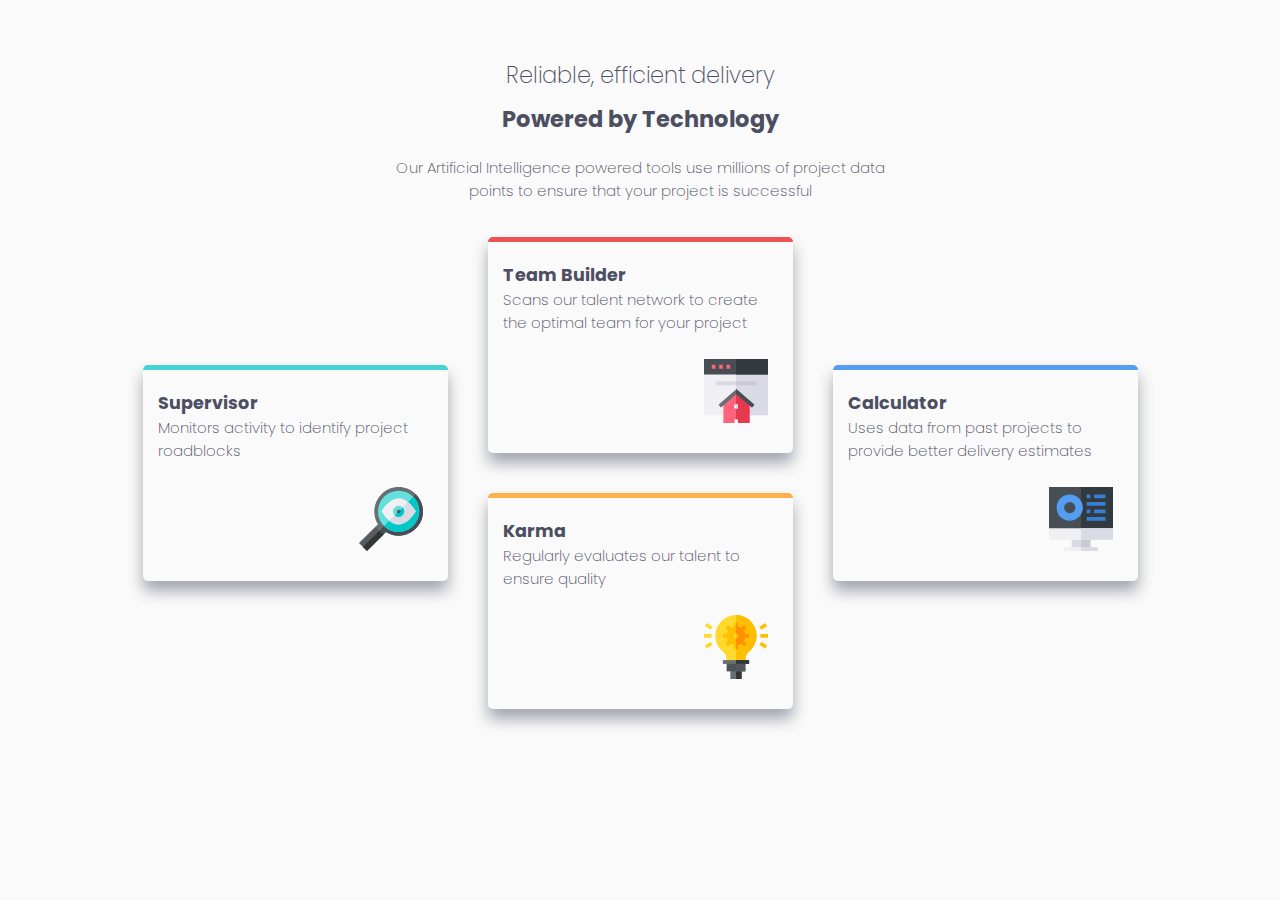
<file: index.html>
<!DOCTYPE html>
<html lang="en">
  <head>
    <meta charset="UTF-8" />
    <meta name="viewport" content="width=device-width, initial-scale=1.0" />
    <!-- displays site properly based on user's device -->

    <link
      rel="icon"
      type="image/png"
      sizes="32x32"
      href="./favicon-32x32.png"
    />

    <link rel="preconnect" href="https://fonts.googleapis.com" />
    <link rel="preconnect" href="https://fonts.gstatic.com" crossorigin />
    <link
      href="https://fonts.googleapis.com/css2?family=Poppins:wght@200;400;600&display=swap"
      rel="stylesheet"
    />

    <link rel="stylesheet" href="./style.css" />

    <title>Frontend Mentor | Four card feature section</title>

    <!-- Feel free to remove these styles or customise in your own stylesheet 👍 -->
    <style>
      .attribution {
        font-size: 11px;
        text-align: center;
      }
      .attribution a {
        color: hsl(228, 45%, 44%);
      }
    </style>
  </head>
  <body>
    <div class="box">
      <header>
        <h2 class="light">Reliable, efficient delivery</h3>
        <h2>Powered by Technology</h3>
        <p class="light">
          Our Artificial Intelligence powered tools use millions of project data
          points to ensure that your project is successful
        </p>
      </header>
      <div class="cards">
        <div class="card border-cyan">
          <h3>Supervisor</h3>
          <p class="light">Monitors activity to identify project roadblocks</p>
          <img src="./icon-supervisor.svg" alt="" class="icon" />
        </div>
  
        <div class="card border-red">
          <h3>Team Builder</h3>
          <p class="light">
            Scans our talent network to create the optimal team for your project
          </p>
          <img src="./icon-team-builder.svg" alt="" class="icon" />
        </div>
  
        <div class="card border-orange">
          <h3>Karma</h3>
          <p class="light">Regularly evaluates our talent to ensure quality</p>
          <img src="./icon-karma.svg" alt="" class="icon" />
        </div>
  
        <div class="card border-blue">
          <h3>Calculator</h3>
          <p class="light">Uses data from past projects to provide better delivery estimates</p>
          <img src="./icon-calculator.svg" alt="" class="icon" /> 
        </div>
      </div>
      </div>

  </body>
</html>
</file>
<file: style.css>
:root {
    --red: hsl(0, 78%, 62%);
    --cyan: hsl(180, 62%, 55%);
    --orange: hsl(34, 97%, 64%);
    --blue: hsl(212, 86%, 64%);
    --dark-blue: hsl(234, 12%, 34%);
    --grey-blue: hsl(229, 6%, 66%);
    --light-grey: hsl(0, 0%, 98%);
  }
  
  body {
    font-family: "Poppins", sans-serif;
    font-size: 15px;
    background-color: var(--light-grey);
    color: var(--dark-blue);
  }
  
  .box {
    display: flex;
    flex-direction: column;
    align-items: center;
    justify-content: center;
  }
  
  header {
    text-align: center;
    max-width: 300px;
    margin-top: 50px;
  }
  
  header h2 {
    margin: 0px 0px 10px 0px;
  }
  
  header p {
    margin-top: 20px;
  }
  
  .light {
    font-weight: 200;
    color: var(--dark-blue);
  }
  
  .card {
    display: flex;
    flex-direction: column;
    max-width: 275px;
    padding: 10px 15px 30px 15px;
    border-radius: 5px;
    margin: 20px 0px;
    box-shadow: 0px 10px 15px 0px var(--grey-blue);
    border-top: solid 5px;
  }
  
  .card h3 {
    margin: 10px 0px 0px 0px;
  }
  
  .card p {
    margin: 0px 0px 25px 0px;
  }
  
  .card svg {
    align-self: flex-end;
    margin-right: 10px;
  }
  
  .border-cyan {
    border-top-color: var(--cyan);
    transition: transform 0.3s ease-in-out;
    cursor: pointer;
  }
  .border-cyan:hover {
    transform: scale(1.1);
  }
  
  .border-red {
    border-top-color: var(--red);
    transition: transform 0.3s ease-in-out;
    cursor: pointer;
  }
  .border-red:hover {
    transform: scale(1.1);
  }
  
  .border-orange {
    border-top-color: var(--orange);
    transition: transform 0.3s ease-in-out;
    cursor: pointer;
  }
  .border-orange:hover {
    transform: scale(1.1);
  }
  
  .border-blue {
    border-top-color: var(--blue);
    transition: transform 0.3s ease-in-out;
    cursor: pointer;
  }
  .border-blue:hover {
    transform: scale(1.1);
  }
  
  img {
    display: block;
    margin-left: auto;
    padding-right: 10px; /* Adjust as needed */
}

  @media screen and (min-width: 1000px) {
    header {
      max-width: 500px;
    }
    .cards {
      display: grid;
      grid-template-columns: repeat(3, 1fr);
      grid-template-rows: repeat(2, 1fr);
      grid-column-gap: 40px;
      grid-row-gap: 0px;
      margin-bottom: 40px;
    }
    .border-cyan {
      grid-row-start: 1;
      position: relative;
      top: 50%;
    }
    .border-red {
      grid-row-start: 1;
      grid-column-start: 2;
    }
  
    .border-orange {
      grid-row-start: 2;
      grid-column-start: 2;
    }
    .border-blue {
      grid-row-start: 1;
      grid-column-start: 3;
      position: relative;
      top: 50%;
    }
  }
</file>
